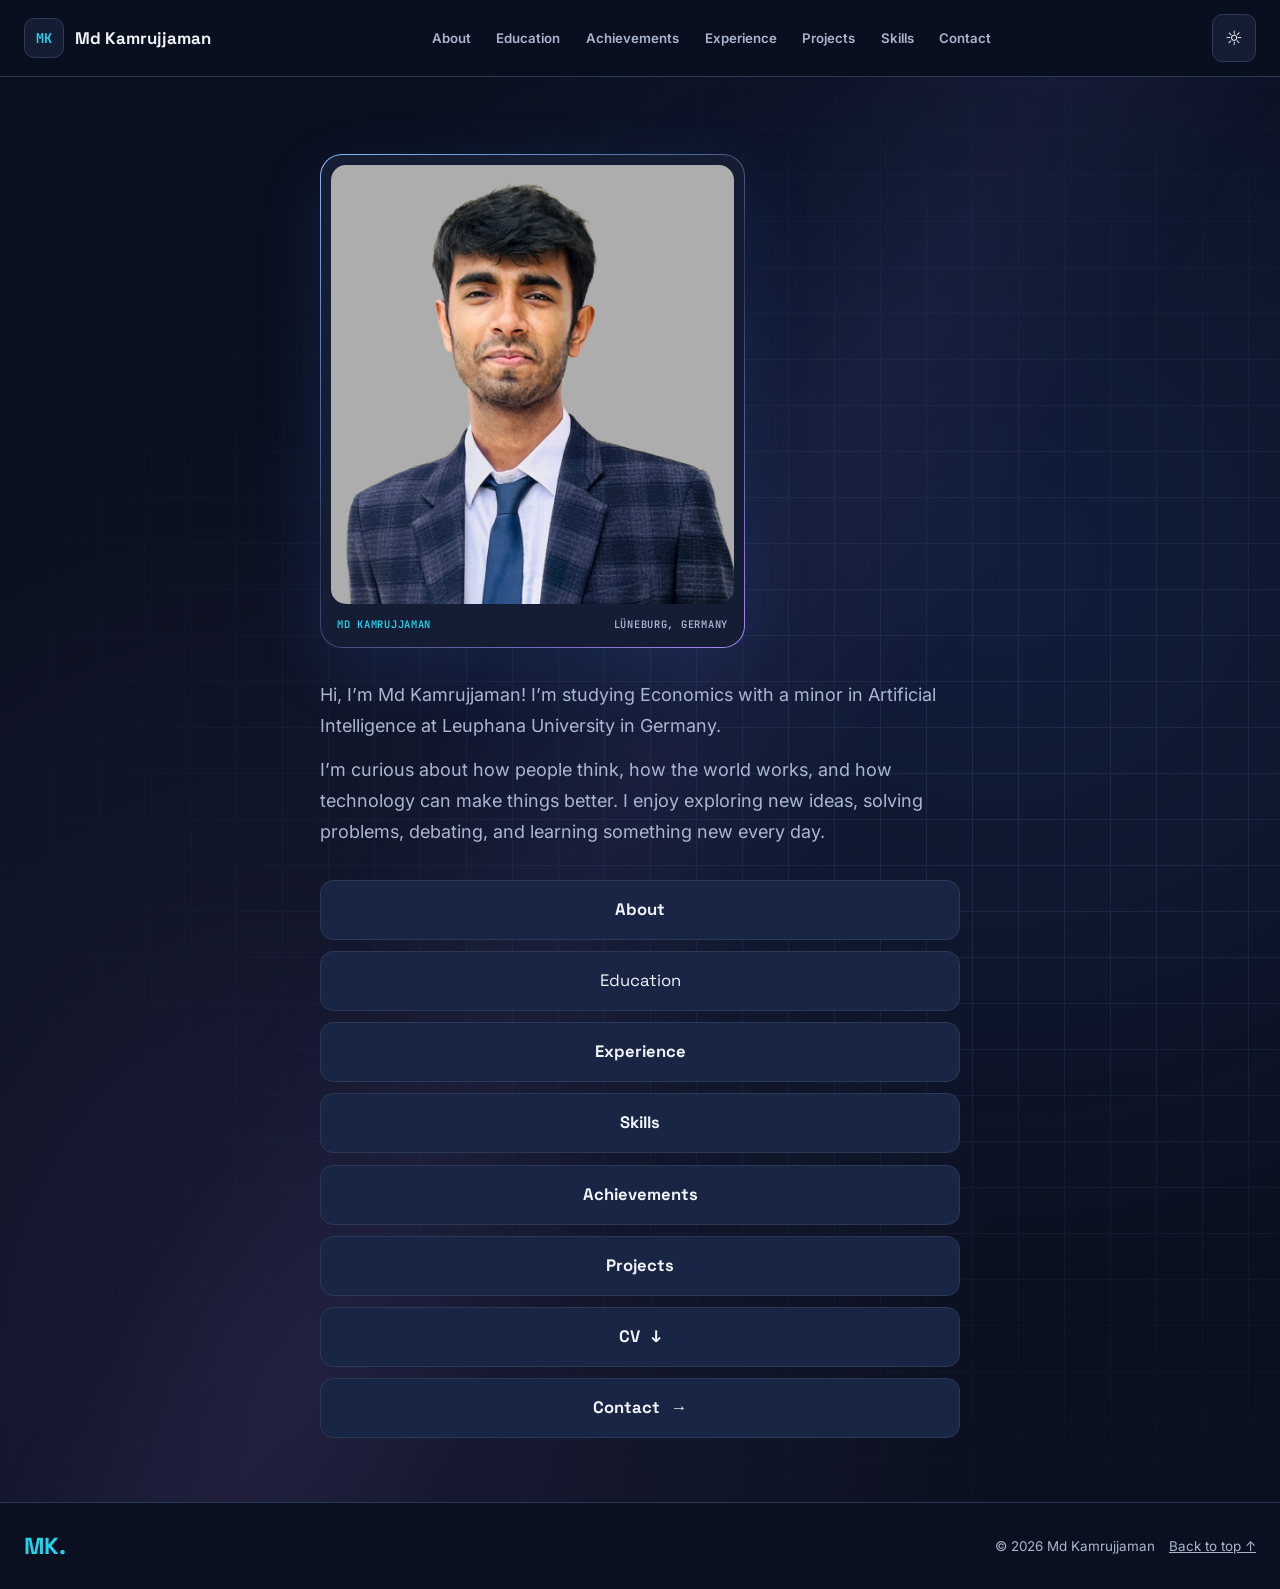
<file: index.html>
<!doctype html>
<html lang="en">
<head>
  <meta charset="UTF-8">
  <meta name="viewport" content="width=device-width, initial-scale=1">
  <meta name="theme-color" content="#0B1020">
  <meta name="description" content="Md Kamrujjaman — Economics student at Leuphana University Lüneburg, Deutschlandstipendium scholar, debater and advocate for evidence-based policy.">
  <meta name="author" content="Md Kamrujjaman">
  <meta property="og:type" content="website">
  <meta property="og:title" content="Md Kamrujjaman | Economics · Research · Leadership">
  <meta property="og:description" content="Exploring economics, human behavior and evidence-based social change.">
  <meta property="og:image" content="https://kamrujjamanleuphana.github.io/assets/photos/portrait.jpg">
  <title>Md Kamrujjaman — Economics, Research & Leadership</title>
  <link rel="canonical" href="https://kamrujjamanleuphana.github.io/">
  <link rel="icon" href="assets/mark.svg" type="image/svg+xml">
  <link rel="preload" href="assets/fonts/space-grotesk.woff2" as="font" type="font/woff2" crossorigin>
  <link rel="stylesheet" href="style.css">
  <script src="theme.js"></script>
  <script src="script.js" defer></script>
</head>
<body>
  <a class="skip-link" href="#main">Skip to content</a>
  <header class="site-header" id="top">
    <div class="nav-wrap container">
      <a class="wordmark" href="./" aria-label="Md Kamrujjaman home"><span class="monogram" aria-hidden="true">MK</span><span>Md Kamrujjaman</span></a>
      <nav class="site-nav" id="site-nav" aria-label="Primary navigation">
        <a href="about.html">About</a><a href="education.html">Education</a><a href="achievements.html">Achievements</a><a href="experience.html">Experience</a><a href="projects.html">Projects</a><a href="skills.html">Skills</a><a href="contact.html">Contact</a>
      </nav>
      <div class="nav-actions">
        <button class="theme-toggle" type="button" aria-label="Light mode" aria-pressed="false" title="Toggle light mode" hidden><span class="theme-icon" aria-hidden="true">☼</span></button>
        <button class="menu-toggle" type="button" aria-controls="site-nav" aria-expanded="false" hidden>Menu</button>
      </div>
    </div>
  </header>
  <main id="main" tabindex="-1">
    <section class="hero section" id="home">
      <div class="hero-gridlines" aria-hidden="true"></div>
      <div class="container hero-profile">
        <h1 class="sr-only">Md Kamrujjaman</h1>
        <figure class="hero-visual">
          <div class="portrait-frame"><img src="assets/photos/portrait.jpg" alt="Portrait of Md Kamrujjaman" width="1836" height="1989" fetchpriority="high"></div>
          <figcaption class="image-caption"><span>Md Kamrujjaman</span><span>Lüneburg, Germany</span></figcaption>
        </figure>
        <div class="hero-lead">
          <p>Hi, I’m Md Kamrujjaman! I’m studying Economics with a minor in Artificial Intelligence at Leuphana University in Germany.</p>
          <p>I’m curious about how people think, how the world works, and how technology can make things better. I enjoy exploring new ideas, solving problems, debating, and learning something new every day.</p>
        </div>
        <nav class="hero-actions" aria-label="Portfolio sections">
          <a href="about.html" class="button button-outline" id="about">About</a>
          <a href="education.html" class="button button-outline" id="education">Education</a>
          <a href="experience.html" class="button button-outline" id="experience">Experience</a>
          <a href="skills.html" class="button button-outline" id="skills">Skills</a>
          <a href="achievements.html" class="button button-outline" id="achievements">Achievements</a>
          <a href="projects.html" class="button button-outline" id="research">Projects</a>
          <a href="assets/Md-Kamrujjaman-CV.pdf" class="button button-outline" id="cv" download="Lebenslauf_Kamrujjaman_Md.pdf" aria-label="Download CV (PDF)">CV <span aria-hidden="true">↓</span></a>
          <a href="contact.html" class="button button-outline" id="contact">Contact <span aria-hidden="true">→</span></a>
        </nav>
      </div>
    </section>
  </main>
  <footer class="site-footer"><div class="container footer-wrap"><div><a href="./" class="footer-logo" aria-label="Homepage">MK.</a></div><div class="footer-right"><span>© <span id="year">2026</span> Md Kamrujjaman</span><a href="#top">Back to top ↑</a></div></div></footer>
</body>
</html>
</file>
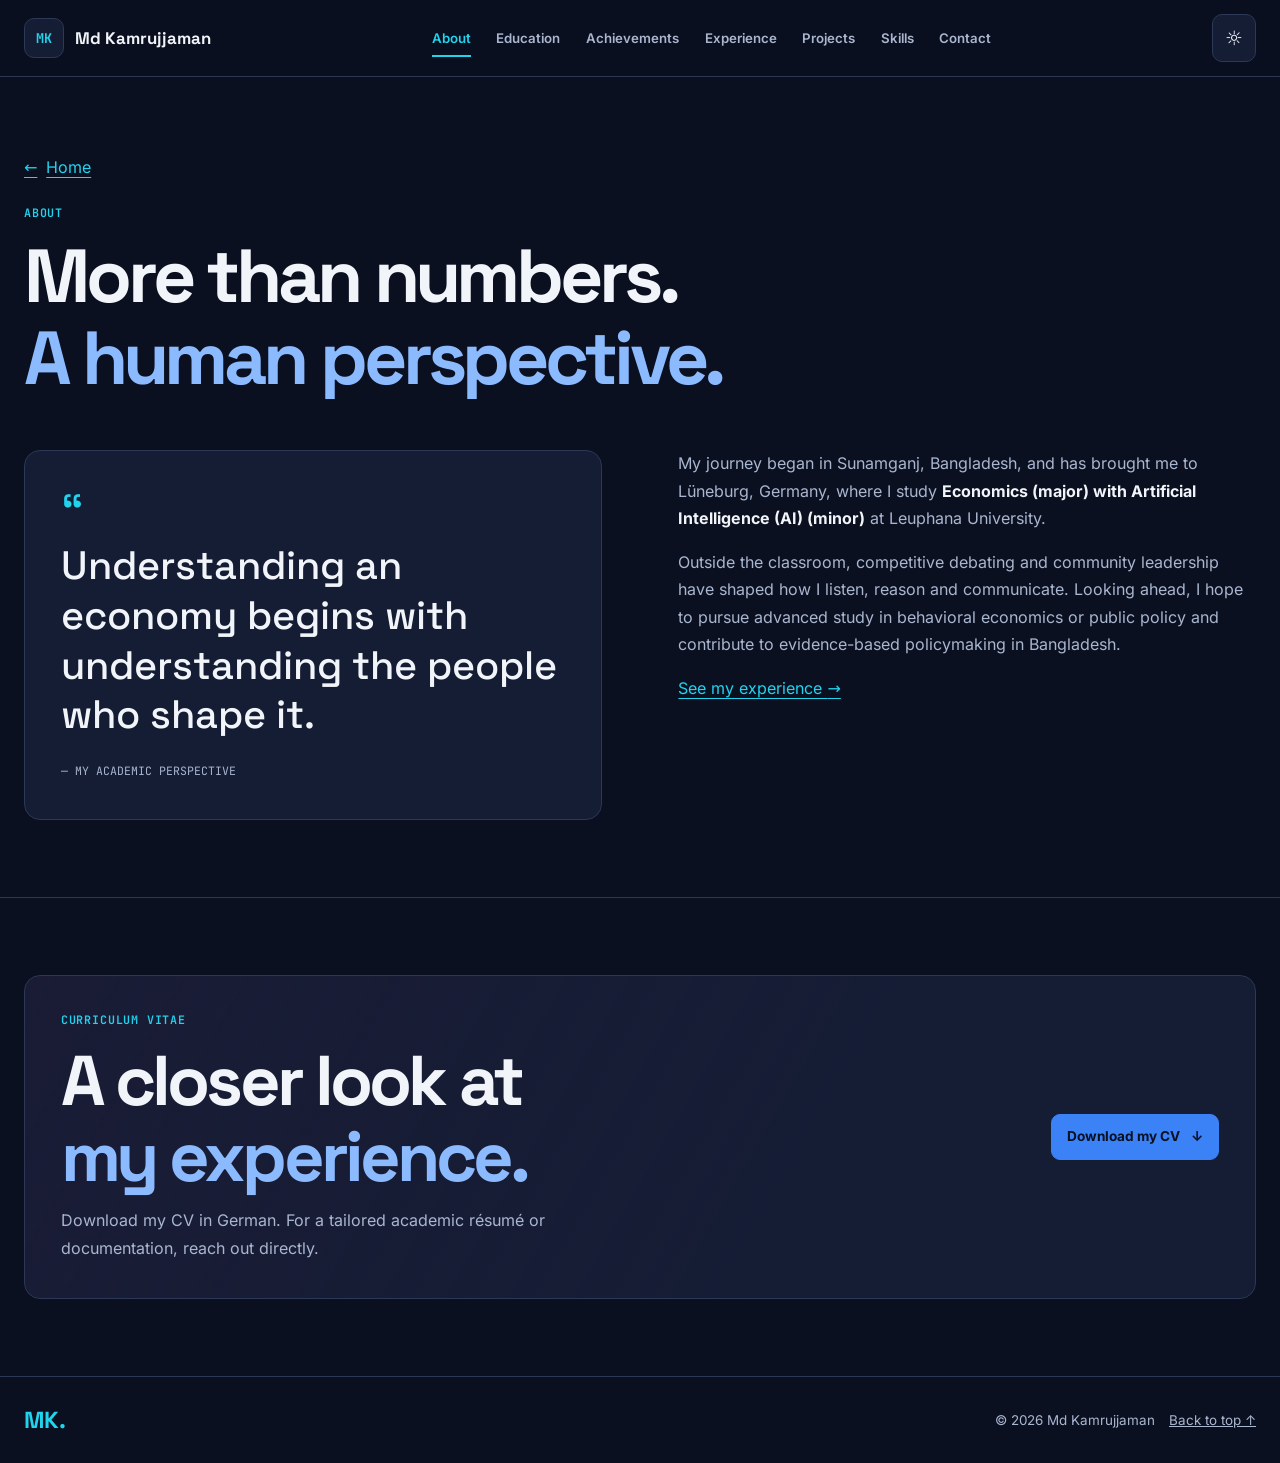
<file: about.html>
<!doctype html>
<html lang="en">
<head>
  <meta charset="UTF-8">
  <meta name="viewport" content="width=device-width, initial-scale=1">
  <meta name="theme-color" content="#0B1020">
  <meta name="description" content="Background, goals and academic interests.">
  <meta name="author" content="Md Kamrujjaman">
  <meta property="og:type" content="website">
  <meta property="og:title" content="About | Md Kamrujjaman">
  <meta property="og:description" content="Background, goals and academic interests.">
  <meta property="og:image" content="https://kamrujjamanleuphana.github.io/assets/photos/portrait.jpg">
  <title>About | Md Kamrujjaman</title>
  <link rel="canonical" href="https://kamrujjamanleuphana.github.io/about.html">
  <link rel="icon" href="assets/mark.svg" type="image/svg+xml">
  <link rel="preload" href="assets/fonts/space-grotesk.woff2" as="font" type="font/woff2" crossorigin>
  <link rel="stylesheet" href="style.css">
  <script src="theme.js"></script>
  <script src="script.js" defer></script>
</head>
<body>
  <a class="skip-link" href="#main">Skip to content</a>
  <header class="site-header" id="top">
    <div class="nav-wrap container">
      <a class="wordmark" href="./" aria-label="Md Kamrujjaman home"><span class="monogram" aria-hidden="true">MK</span><span>Md Kamrujjaman</span></a>
      <nav class="site-nav" id="site-nav" aria-label="Primary navigation">
        <a href="about.html" aria-current="page">About</a><a href="education.html">Education</a><a href="achievements.html">Achievements</a><a href="experience.html">Experience</a><a href="projects.html">Projects</a><a href="skills.html">Skills</a><a href="contact.html">Contact</a>
      </nav>
      <div class="nav-actions">
        <button class="theme-toggle" type="button" aria-label="Light mode" aria-pressed="false" title="Toggle light mode" hidden><span class="theme-icon" aria-hidden="true">☼</span></button>
        <button class="menu-toggle" type="button" aria-controls="site-nav" aria-expanded="false" hidden>Menu</button>
      </div>
    </div>
  </header>
  <main id="main" class="detail-page" tabindex="-1">
    <section class="section section-about" id="about"><div class="container">
      <a class="back-link" href="./"><span aria-hidden="true">←</span> Home</a>
      <div class="section-heading"><span class="section-index">About</span><h1>More than numbers.<br><em>A human perspective.</em></h1></div>
      <div class="about-layout"><div class="about-quote reveal"><div class="quote-mark">“</div><p>Understanding an economy begins with understanding the people who shape it.</p><span>— MY ACADEMIC PERSPECTIVE</span></div><div class="about-text reveal"><p>My journey began in Sunamganj, Bangladesh, and has brought me to Lüneburg, Germany, where I study <strong>Economics (major) with Artificial Intelligence (AI) (minor)</strong> at Leuphana University.</p><p>Outside the classroom, competitive debating and community leadership have shaped how I listen, reason and communicate. Looking ahead, I hope to pursue advanced study in behavioral economics or public policy and contribute to evidence-based policymaking in Bangladesh.</p><a class="text-link" href="experience.html">See my experience <span aria-hidden="true">→</span></a></div></div>
    </div></section>
    <section class="section cv-section" id="cv"><div class="container cv-strip reveal"><div><span class="section-index">Curriculum Vitae</span><h2>A closer look at<br><em>my experience.</em></h2><p>Download my CV in German. For a tailored academic résumé or documentation, reach out directly.</p></div><a href="assets/Md-Kamrujjaman-CV.pdf" class="button button-dark" download="Lebenslauf_Kamrujjaman_Md.pdf">Download my CV <span aria-hidden="true">↓</span></a></div></section>
  </main>
  <footer class="site-footer"><div class="container footer-wrap"><div><a href="./" class="footer-logo" aria-label="Homepage">MK.</a></div><div class="footer-right"><span>© <span id="year">2026</span> Md Kamrujjaman</span><a href="#top">Back to top ↑</a></div></div></footer>
</body>
</html>
</file>
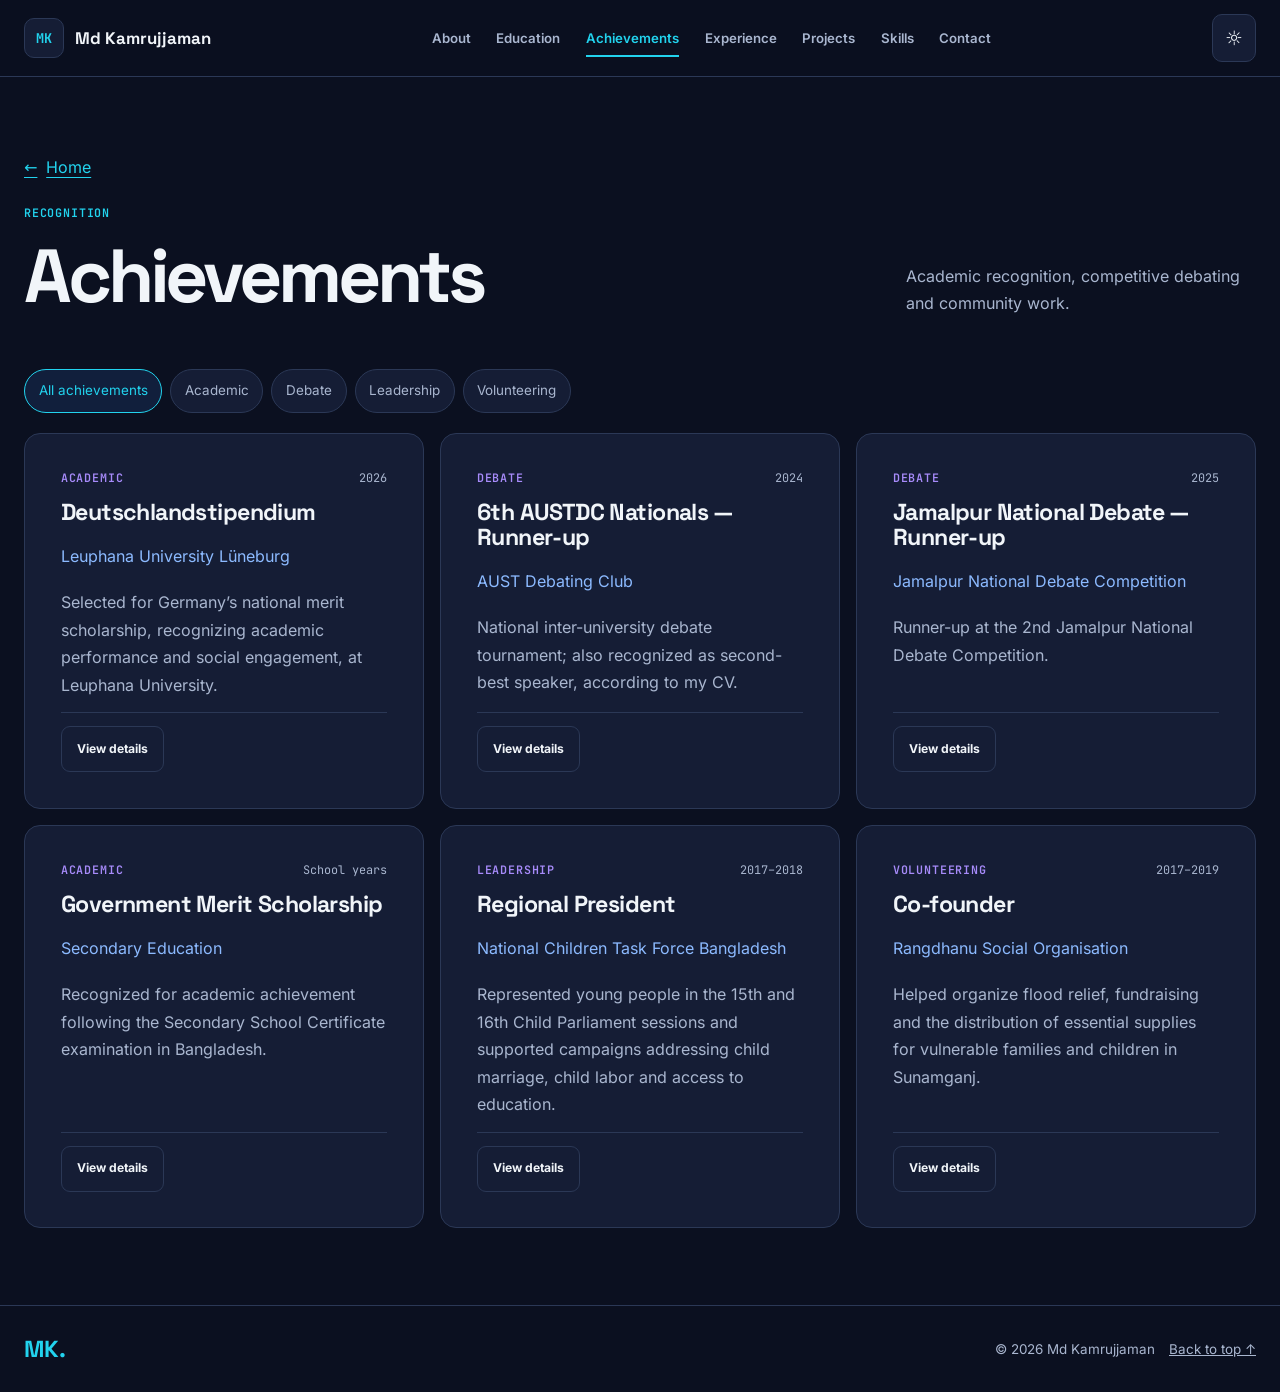
<file: achievements.html>
<!doctype html>
<html lang="en">
<head>
  <meta charset="UTF-8">
  <meta name="viewport" content="width=device-width, initial-scale=1">
  <meta name="theme-color" content="#0B1020">
  <meta name="description" content="Academic recognition, debate awards and community work.">
  <meta name="author" content="Md Kamrujjaman">
  <meta property="og:type" content="website">
  <meta property="og:title" content="Achievements | Md Kamrujjaman">
  <meta property="og:description" content="Academic recognition, debate awards and community work.">
  <meta property="og:image" content="https://kamrujjamanleuphana.github.io/assets/photos/portrait.jpg">
  <title>Achievements | Md Kamrujjaman</title>
  <link rel="canonical" href="https://kamrujjamanleuphana.github.io/achievements.html">
  <link rel="icon" href="assets/mark.svg" type="image/svg+xml">
  <link rel="preload" href="assets/fonts/space-grotesk.woff2" as="font" type="font/woff2" crossorigin>
  <link rel="stylesheet" href="style.css">
  <script src="theme.js"></script>
  <script src="script.js" defer></script>
  <script src="achievements.js" defer></script>
  <script src="gallery.js" defer></script>
</head>
<body>
  <a class="skip-link" href="#main">Skip to content</a>
  <header class="site-header" id="top">
    <div class="nav-wrap container">
      <a class="wordmark" href="./" aria-label="Md Kamrujjaman home"><span class="monogram" aria-hidden="true">MK</span><span>Md Kamrujjaman</span></a>
      <nav class="site-nav" id="site-nav" aria-label="Primary navigation">
        <a href="about.html">About</a><a href="education.html">Education</a><a href="achievements.html" aria-current="page">Achievements</a><a href="experience.html">Experience</a><a href="projects.html">Projects</a><a href="skills.html">Skills</a><a href="contact.html">Contact</a>
      </nav>
      <div class="nav-actions">
        <button class="theme-toggle" type="button" aria-label="Light mode" aria-pressed="false" title="Toggle light mode" hidden><span class="theme-icon" aria-hidden="true">☼</span></button>
        <button class="menu-toggle" type="button" aria-controls="site-nav" aria-expanded="false" hidden>Menu</button>
      </div>
    </div>
  </header>
  <main id="main" class="detail-page" tabindex="-1">
    <section class="section" id="achievements"><div class="container">
      <a class="back-link" href="./"><span aria-hidden="true">←</span> Home</a>
      <div class="section-heading heading-split"><div><span class="section-index">Recognition</span><h1>Achievements</h1></div><p>Academic recognition, competitive debating and community work.</p></div>
      <div class="filter-tabs" role="group" aria-label="Filter achievements"></div>
      <p class="sr-only" id="achievement-status" role="status"></p>
      <div class="achievement-grid"></div>
      <noscript><p>Deutschlandstipendium, 6th AUSTDC Nationals runner-up and second-best speaker, Jamalpur National Debate runner-up, and a Government Merit Scholarship. See <a href="experience.html">experience</a> for leadership and volunteering.</p></noscript>
      <dialog id="achievement-dialog" aria-labelledby="achievement-title">
        <form method="dialog"><button class="dialog-close" type="submit" autofocus>Close <span aria-hidden="true">×</span></button></form>
        <div class="dialog-content"></div>
      </dialog>
    </div></section>
  </main>
  <footer class="site-footer"><div class="container footer-wrap"><div><a href="./" class="footer-logo" aria-label="Homepage">MK.</a></div><div class="footer-right"><span>© <span id="year">2026</span> Md Kamrujjaman</span><a href="#top">Back to top ↑</a></div></div></footer>
</body>
</html>
</file>
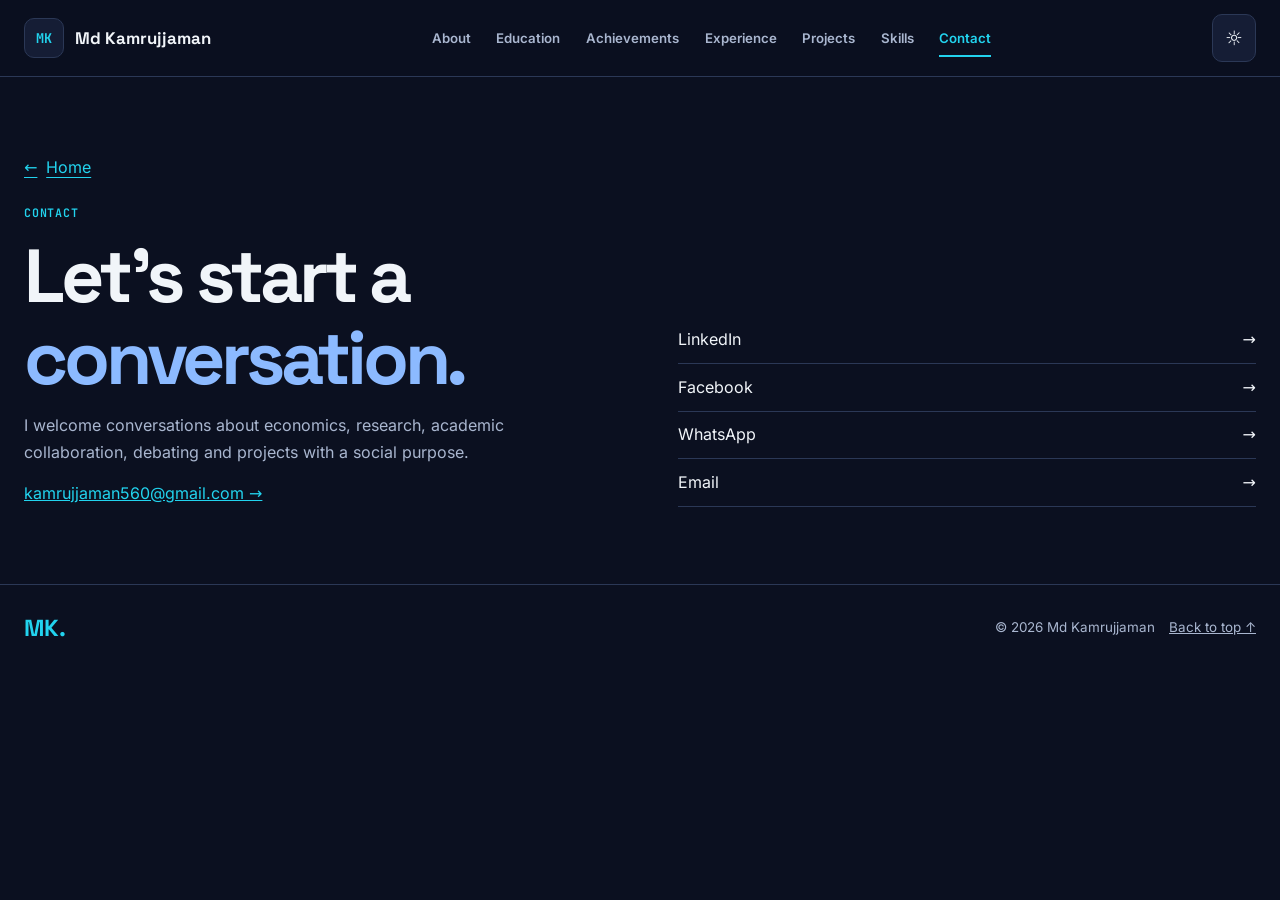
<file: contact.html>
<!doctype html>
<html lang="en">
<head>
  <meta charset="UTF-8">
  <meta name="viewport" content="width=device-width, initial-scale=1">
  <meta name="theme-color" content="#0B1020">
  <meta name="description" content="Email and social links.">
  <meta name="author" content="Md Kamrujjaman">
  <meta property="og:type" content="website">
  <meta property="og:title" content="Contact | Md Kamrujjaman">
  <meta property="og:description" content="Email and social links.">
  <meta property="og:image" content="https://kamrujjamanleuphana.github.io/assets/photos/portrait.jpg">
  <title>Contact | Md Kamrujjaman</title>
  <link rel="canonical" href="https://kamrujjamanleuphana.github.io/contact.html">
  <link rel="icon" href="assets/mark.svg" type="image/svg+xml">
  <link rel="preload" href="assets/fonts/space-grotesk.woff2" as="font" type="font/woff2" crossorigin>
  <link rel="stylesheet" href="style.css">
  <script src="theme.js"></script>
  <script src="script.js" defer></script>
</head>
<body>
  <a class="skip-link" href="#main">Skip to content</a>
  <header class="site-header" id="top">
    <div class="nav-wrap container">
      <a class="wordmark" href="./" aria-label="Md Kamrujjaman home"><span class="monogram" aria-hidden="true">MK</span><span>Md Kamrujjaman</span></a>
      <nav class="site-nav" id="site-nav" aria-label="Primary navigation">
        <a href="about.html">About</a><a href="education.html">Education</a><a href="achievements.html">Achievements</a><a href="experience.html">Experience</a><a href="projects.html">Projects</a><a href="skills.html">Skills</a><a href="contact.html" aria-current="page">Contact</a>
      </nav>
      <div class="nav-actions">
        <button class="theme-toggle" type="button" aria-label="Light mode" aria-pressed="false" title="Toggle light mode" hidden><span class="theme-icon" aria-hidden="true">☼</span></button>
        <button class="menu-toggle" type="button" aria-controls="site-nav" aria-expanded="false" hidden>Menu</button>
      </div>
    </div>
  </header>
  <main id="main" class="detail-page" tabindex="-1">
    <section class="section contact-section" id="contact"><div class="container">
      <a class="back-link" href="./"><span aria-hidden="true">←</span> Home</a><span class="section-index">Contact</span><div class="contact-layout"><div><h1>Let’s start a<br><em>conversation.</em></h1><p>I welcome conversations about economics, research, academic collaboration, debating and projects with a social purpose.</p><a href="mailto:kamrujjaman560@gmail.com" class="contact-email">kamrujjaman560@gmail.com <span aria-hidden="true">→</span></a></div><div class="contact-links"><a href="https://www.linkedin.com/in/kamrujjaman560" target="_blank" rel="noopener noreferrer"><span>LinkedIn</span><span aria-hidden="true">→</span></a><a href="https://www.facebook.com/share/1EDbTvpSVW/" target="_blank" rel="noopener noreferrer"><span>Facebook</span><span aria-hidden="true">→</span></a><a href="https://wa.me/491639284421" target="_blank" rel="noopener noreferrer"><span>WhatsApp</span><span aria-hidden="true">→</span></a><a href="mailto:kamrujjaman560@gmail.com"><span>Email</span><span aria-hidden="true">→</span></a></div></div></div></section>
  </main>
  <footer class="site-footer"><div class="container footer-wrap"><div><a href="./" class="footer-logo" aria-label="Homepage">MK.</a></div><div class="footer-right"><span>© <span id="year">2026</span> Md Kamrujjaman</span><a href="#top">Back to top ↑</a></div></div></footer>
</body>
</html>
</file>
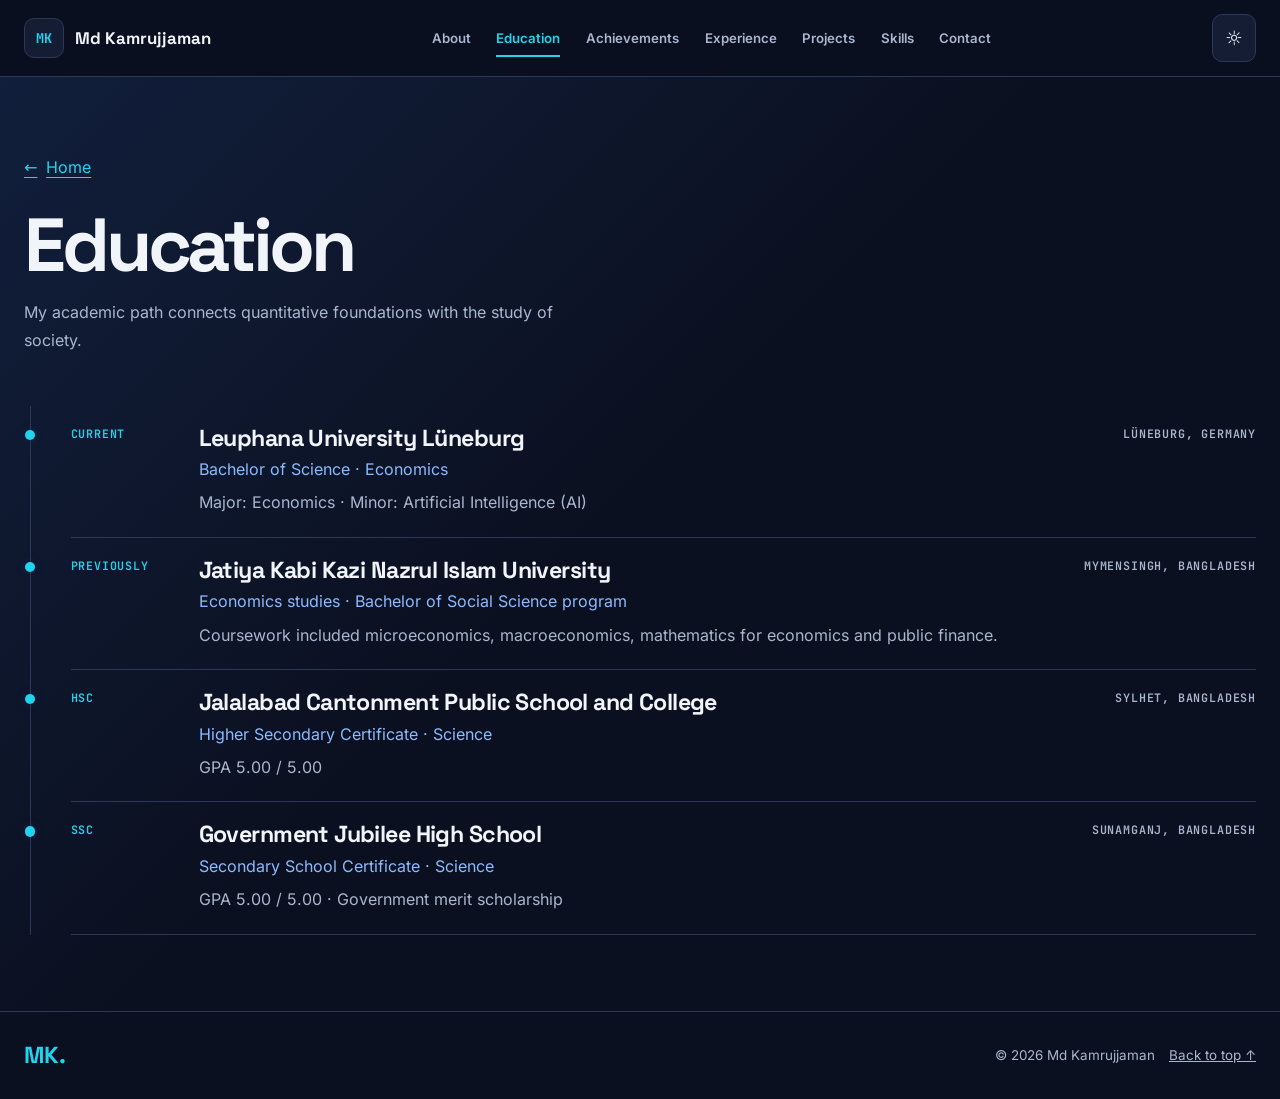
<file: education.html>
<!doctype html>
<html lang="en">
<head>
  <meta charset="UTF-8">
  <meta name="viewport" content="width=device-width, initial-scale=1">
  <meta name="theme-color" content="#0B1020">
  <meta name="description" content="University studies, qualifications and scholarships.">
  <meta name="author" content="Md Kamrujjaman">
  <meta property="og:type" content="website">
  <meta property="og:title" content="Education | Md Kamrujjaman">
  <meta property="og:description" content="University studies, qualifications and scholarships.">
  <meta property="og:image" content="https://kamrujjamanleuphana.github.io/assets/photos/portrait.jpg">
  <title>Education | Md Kamrujjaman</title>
  <link rel="canonical" href="https://kamrujjamanleuphana.github.io/education.html">
  <link rel="icon" href="assets/mark.svg" type="image/svg+xml">
  <link rel="preload" href="assets/fonts/space-grotesk.woff2" as="font" type="font/woff2" crossorigin>
  <link rel="stylesheet" href="style.css">
  <script src="theme.js"></script>
  <script src="script.js" defer></script>
</head>
<body>
  <a class="skip-link" href="#main">Skip to content</a>
  <header class="site-header" id="top">
    <div class="nav-wrap container">
      <a class="wordmark" href="./" aria-label="Md Kamrujjaman home"><span class="monogram" aria-hidden="true">MK</span><span>Md Kamrujjaman</span></a>
      <nav class="site-nav" id="site-nav" aria-label="Primary navigation">
        <a href="about.html">About</a><a href="education.html" aria-current="page">Education</a><a href="achievements.html">Achievements</a><a href="experience.html">Experience</a><a href="projects.html">Projects</a><a href="skills.html">Skills</a><a href="contact.html">Contact</a>
      </nav>
      <div class="nav-actions">
        <button class="theme-toggle" type="button" aria-label="Light mode" aria-pressed="false" title="Toggle light mode" hidden><span class="theme-icon" aria-hidden="true">☼</span></button>
        <button class="menu-toggle" type="button" aria-controls="site-nav" aria-expanded="false" hidden>Menu</button>
      </div>
    </div>
  </header>
  <main id="main" class="detail-page" tabindex="-1">
    <section class="section section-muted" id="education"><div class="container">
      <a class="back-link" href="./"><span aria-hidden="true">←</span> Home</a><div class="section-heading"><h1>Education</h1><p>My academic path connects quantitative foundations with the study of society.</p></div>
      <div class="education-list">
      <article class="education-item reveal"><div class="edu-year">CURRENT</div><div><h3>Leuphana University Lüneburg</h3><p class="edu-degree">Bachelor of Science · Economics</p><p>Major: Economics · Minor: Artificial Intelligence (AI)</p></div><span class="edu-place">LÜNEBURG, GERMANY</span></article><article class="education-item reveal"><div class="edu-year">PREVIOUSLY</div><div><h3>Jatiya Kabi Kazi Nazrul Islam University</h3><p class="edu-degree">Economics studies · Bachelor of Social Science program</p><p>Coursework included microeconomics, macroeconomics, mathematics for economics and public finance.</p></div><span class="edu-place">MYMENSINGH, BANGLADESH</span></article><article class="education-item reveal"><div class="edu-year">HSC</div><div><h3>Jalalabad Cantonment Public School and College</h3><p class="edu-degree">Higher Secondary Certificate · Science</p><p>GPA 5.00 / 5.00</p></div><span class="edu-place">SYLHET, BANGLADESH</span></article><article class="education-item reveal"><div class="edu-year">SSC</div><div><h3>Government Jubilee High School</h3><p class="edu-degree">Secondary School Certificate · Science</p><p>GPA 5.00 / 5.00 · Government merit scholarship</p></div><span class="edu-place">SUNAMGANJ, BANGLADESH</span></article></div>
    </div></section>
  </main>
  <footer class="site-footer"><div class="container footer-wrap"><div><a href="./" class="footer-logo" aria-label="Homepage">MK.</a></div><div class="footer-right"><span>© <span id="year">2026</span> Md Kamrujjaman</span><a href="#top">Back to top ↑</a></div></div></footer>
</body>
</html>
</file>
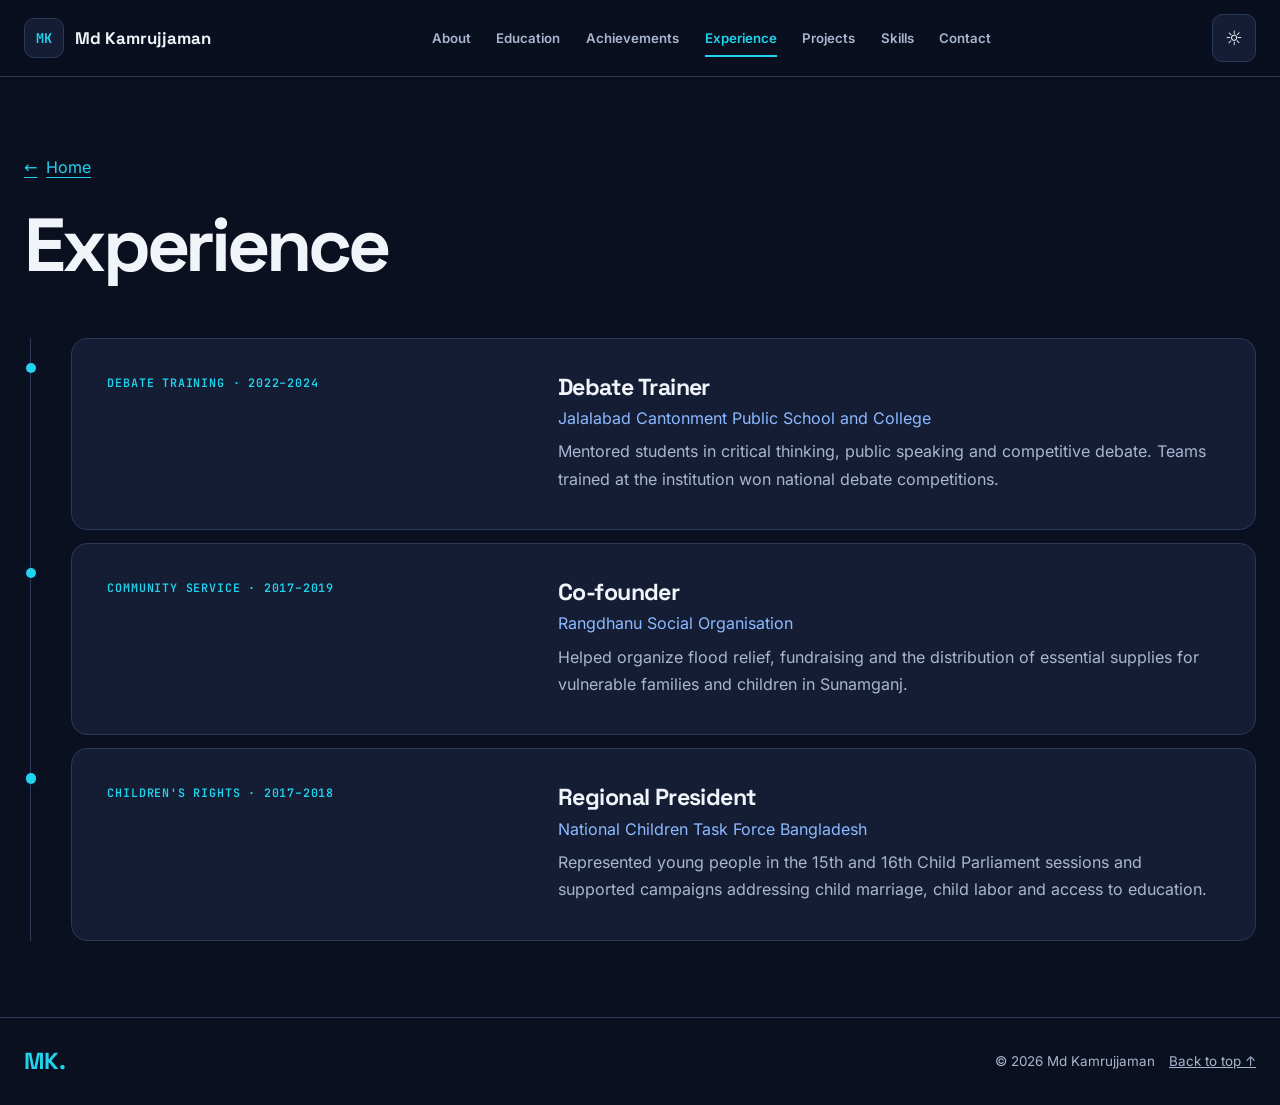
<file: experience.html>
<!doctype html>
<html lang="en">
<head>
  <meta charset="UTF-8">
  <meta name="viewport" content="width=device-width, initial-scale=1">
  <meta name="theme-color" content="#0B1020">
  <meta name="description" content="Leadership, debate coaching and volunteering.">
  <meta name="author" content="Md Kamrujjaman">
  <meta property="og:type" content="website">
  <meta property="og:title" content="Experience | Md Kamrujjaman">
  <meta property="og:description" content="Leadership, debate coaching and volunteering.">
  <meta property="og:image" content="https://kamrujjamanleuphana.github.io/assets/photos/portrait.jpg">
  <title>Experience | Md Kamrujjaman</title>
  <link rel="canonical" href="https://kamrujjamanleuphana.github.io/experience.html">
  <link rel="icon" href="assets/mark.svg" type="image/svg+xml">
  <link rel="preload" href="assets/fonts/space-grotesk.woff2" as="font" type="font/woff2" crossorigin>
  <link rel="stylesheet" href="style.css">
  <script src="theme.js"></script>
  <script src="script.js" defer></script>
</head>
<body>
  <a class="skip-link" href="#main">Skip to content</a>
  <header class="site-header" id="top">
    <div class="nav-wrap container">
      <a class="wordmark" href="./" aria-label="Md Kamrujjaman home"><span class="monogram" aria-hidden="true">MK</span><span>Md Kamrujjaman</span></a>
      <nav class="site-nav" id="site-nav" aria-label="Primary navigation">
        <a href="about.html">About</a><a href="education.html">Education</a><a href="achievements.html">Achievements</a><a href="experience.html" aria-current="page">Experience</a><a href="projects.html">Projects</a><a href="skills.html">Skills</a><a href="contact.html">Contact</a>
      </nav>
      <div class="nav-actions">
        <button class="theme-toggle" type="button" aria-label="Light mode" aria-pressed="false" title="Toggle light mode" hidden><span class="theme-icon" aria-hidden="true">☼</span></button>
        <button class="menu-toggle" type="button" aria-controls="site-nav" aria-expanded="false" hidden>Menu</button>
      </div>
    </div>
  </header>
  <main id="main" class="detail-page" tabindex="-1">
    <section class="section section-navy" id="experience"><div class="container">
      <a class="back-link" href="./"><span aria-hidden="true">←</span> Home</a><div class="section-heading"><h1>Experience</h1></div><div class="experience-grid">
      <article class="experience-card reveal"><span class="experience-type">DEBATE TRAINING · 2022–2024</span><h3>Debate Trainer</h3><p class="exp-organization">Jalalabad Cantonment Public School and College</p><p>Mentored students in critical thinking, public speaking and competitive debate. Teams trained at the institution won national debate competitions.</p></article>
      <article class="experience-card reveal"><span class="experience-type">COMMUNITY SERVICE · 2017–2019</span><h3>Co-founder</h3><p class="exp-organization">Rangdhanu Social Organisation</p><p>Helped organize flood relief, fundraising and the distribution of essential supplies for vulnerable families and children in Sunamganj.</p></article>
      <article class="experience-card reveal"><span class="experience-type">CHILDREN'S RIGHTS · 2017–2018</span><h3>Regional President</h3><p class="exp-organization">National Children Task Force Bangladesh</p><p>Represented young people in the 15th and 16th Child Parliament sessions and supported campaigns addressing child marriage, child labor and access to education.</p></article>
    </div></div></section>
  </main>
  <footer class="site-footer"><div class="container footer-wrap"><div><a href="./" class="footer-logo" aria-label="Homepage">MK.</a></div><div class="footer-right"><span>© <span id="year">2026</span> Md Kamrujjaman</span><a href="#top">Back to top ↑</a></div></div></footer>
</body>
</html>
</file>
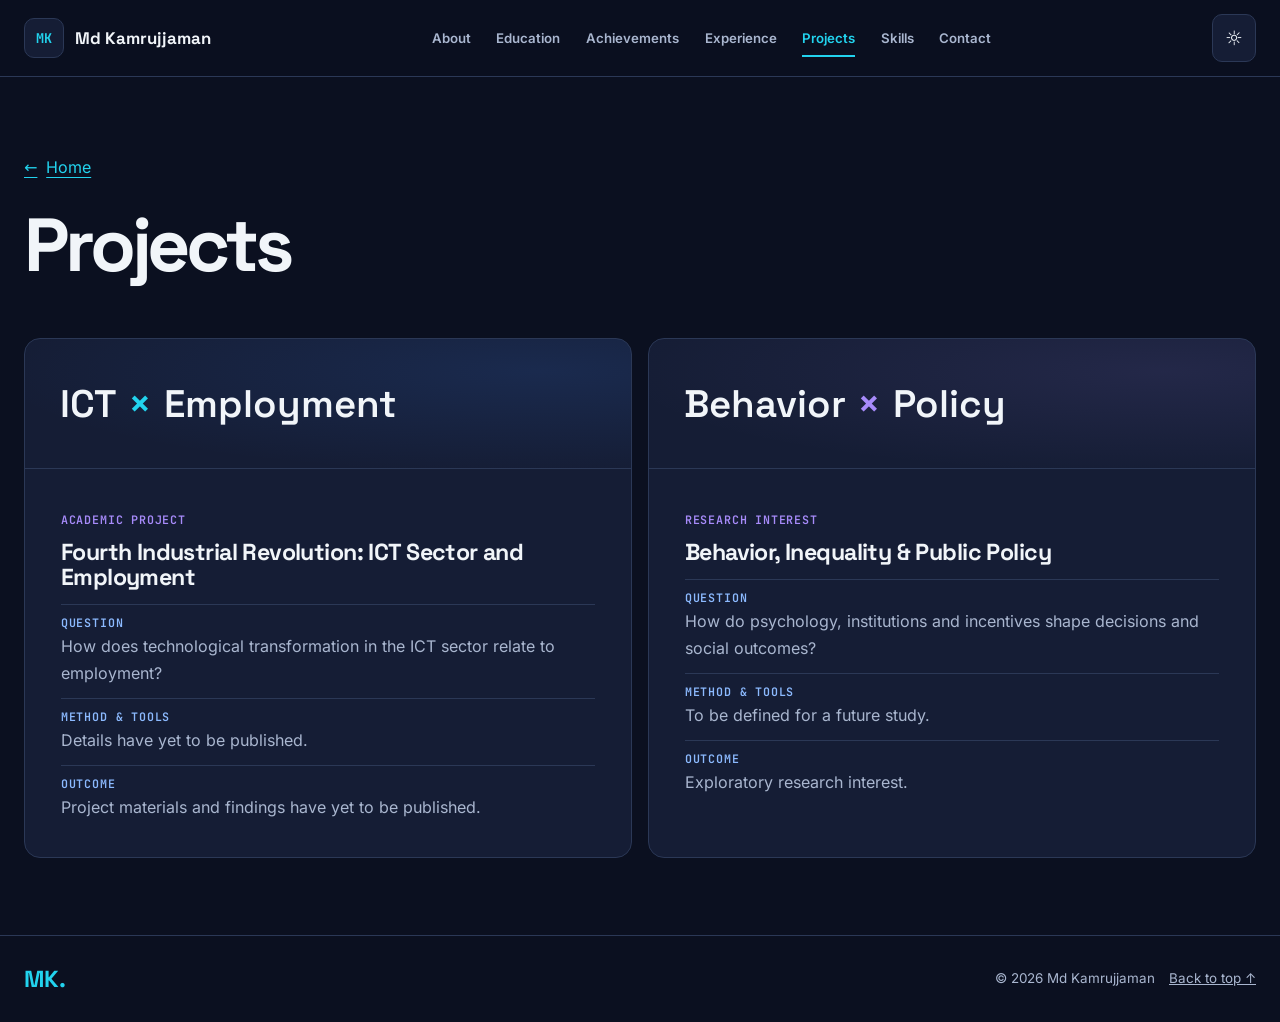
<file: projects.html>
<!doctype html>
<html lang="en">
<head>
  <meta charset="UTF-8">
  <meta name="viewport" content="width=device-width, initial-scale=1">
  <meta name="theme-color" content="#0B1020">
  <meta name="description" content="Academic projects and research interests.">
  <meta name="author" content="Md Kamrujjaman">
  <meta property="og:type" content="website">
  <meta property="og:title" content="Projects | Md Kamrujjaman">
  <meta property="og:description" content="Academic projects and research interests.">
  <meta property="og:image" content="https://kamrujjamanleuphana.github.io/assets/photos/portrait.jpg">
  <title>Projects | Md Kamrujjaman</title>
  <link rel="canonical" href="https://kamrujjamanleuphana.github.io/projects.html">
  <link rel="icon" href="assets/mark.svg" type="image/svg+xml">
  <link rel="preload" href="assets/fonts/space-grotesk.woff2" as="font" type="font/woff2" crossorigin>
  <link rel="stylesheet" href="style.css">
  <script src="theme.js"></script>
  <script src="script.js" defer></script>
</head>
<body>
  <a class="skip-link" href="#main">Skip to content</a>
  <header class="site-header" id="top">
    <div class="nav-wrap container">
      <a class="wordmark" href="./" aria-label="Md Kamrujjaman home"><span class="monogram" aria-hidden="true">MK</span><span>Md Kamrujjaman</span></a>
      <nav class="site-nav" id="site-nav" aria-label="Primary navigation">
        <a href="about.html">About</a><a href="education.html">Education</a><a href="achievements.html">Achievements</a><a href="experience.html">Experience</a><a href="projects.html" aria-current="page">Projects</a><a href="skills.html">Skills</a><a href="contact.html">Contact</a>
      </nav>
      <div class="nav-actions">
        <button class="theme-toggle" type="button" aria-label="Light mode" aria-pressed="false" title="Toggle light mode" hidden><span class="theme-icon" aria-hidden="true">☼</span></button>
        <button class="menu-toggle" type="button" aria-controls="site-nav" aria-expanded="false" hidden>Menu</button>
      </div>
    </div>
  </header>
  <main id="main" class="detail-page" tabindex="-1">
    <section class="section" id="research"><div class="container">
      <a class="back-link" href="./"><span aria-hidden="true">←</span> Home</a>
      <div class="section-heading"><h1>Projects</h1></div>
      <div class="projects-grid">
        <article class="project-card reveal">
          <div class="project-visual" aria-hidden="true">ICT <span>×</span> Employment</div>
          <div class="project-content"><span class="chip">Academic project</span><h3>Fourth Industrial Revolution: ICT Sector and Employment</h3>
            <dl class="project-facts"><div><dt>Question</dt><dd>How does technological transformation in the ICT sector relate to employment?</dd></div><div><dt>Method & tools</dt><dd>Details have yet to be published.</dd></div><div><dt>Outcome</dt><dd>Project materials and findings have yet to be published.</dd></div></dl>
          </div>
        </article>
        <article class="project-card reveal">
          <div class="project-visual project-visual-two" aria-hidden="true">Behavior <span>×</span> Policy</div>
          <div class="project-content"><span class="chip">Research interest</span><h3>Behavior, Inequality & Public Policy</h3>
            <dl class="project-facts"><div><dt>Question</dt><dd>How do psychology, institutions and incentives shape decisions and social outcomes?</dd></div><div><dt>Method & tools</dt><dd>To be defined for a future study.</dd></div><div><dt>Outcome</dt><dd>Exploratory research interest.</dd></div></dl>
          </div>
        </article>
      </div>
    </div></section>
  </main>
  <footer class="site-footer"><div class="container footer-wrap"><div><a href="./" class="footer-logo" aria-label="Homepage">MK.</a></div><div class="footer-right"><span>© <span id="year">2026</span> Md Kamrujjaman</span><a href="#top">Back to top ↑</a></div></div></footer>
</body>
</html>
</file>
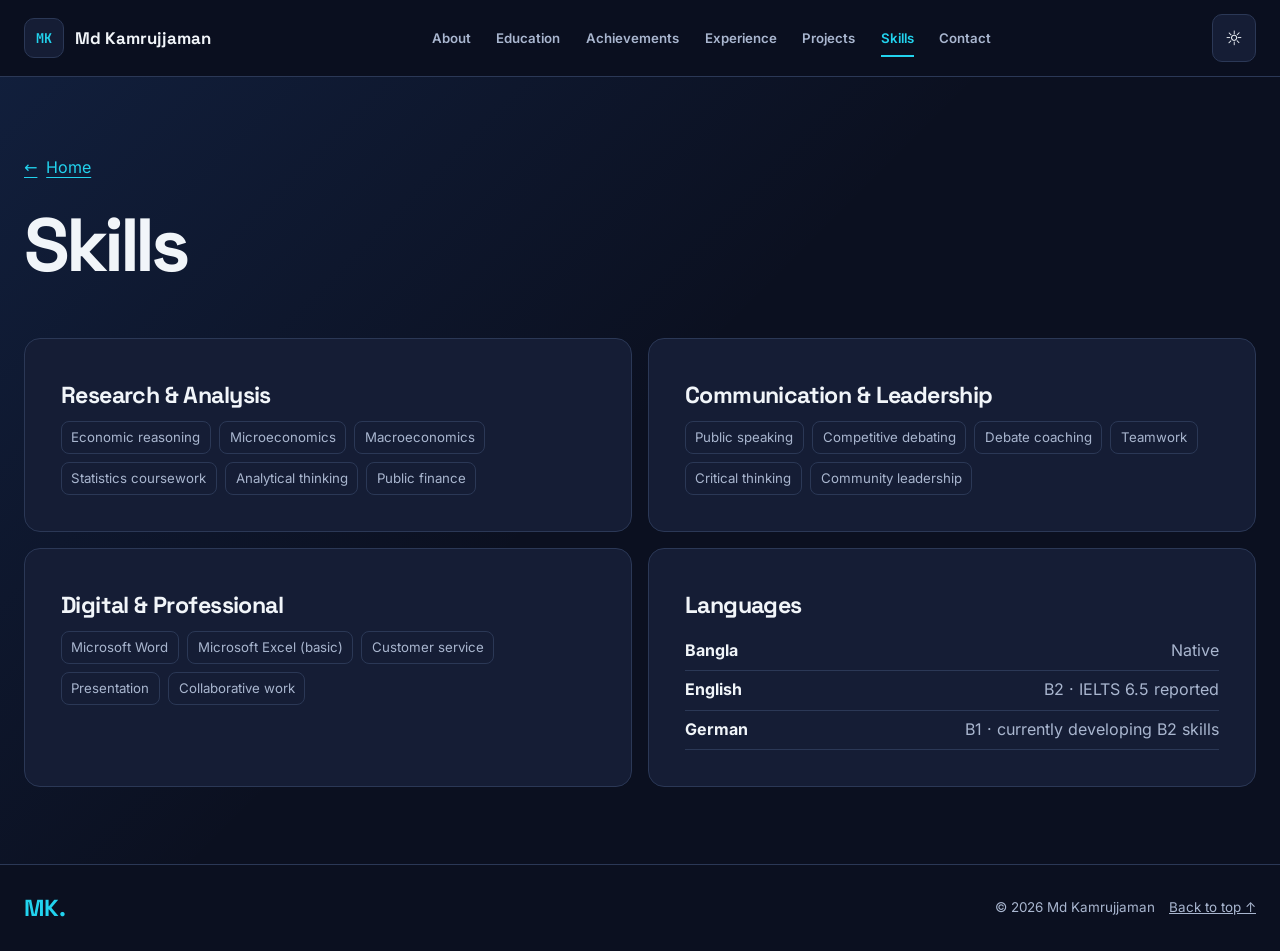
<file: skills.html>
<!doctype html>
<html lang="en">
<head>
  <meta charset="UTF-8">
  <meta name="viewport" content="width=device-width, initial-scale=1">
  <meta name="theme-color" content="#0B1020">
  <meta name="description" content="Research, communication and languages.">
  <meta name="author" content="Md Kamrujjaman">
  <meta property="og:type" content="website">
  <meta property="og:title" content="Skills | Md Kamrujjaman">
  <meta property="og:description" content="Research, communication and languages.">
  <meta property="og:image" content="https://kamrujjamanleuphana.github.io/assets/photos/portrait.jpg">
  <title>Skills | Md Kamrujjaman</title>
  <link rel="canonical" href="https://kamrujjamanleuphana.github.io/skills.html">
  <link rel="icon" href="assets/mark.svg" type="image/svg+xml">
  <link rel="preload" href="assets/fonts/space-grotesk.woff2" as="font" type="font/woff2" crossorigin>
  <link rel="stylesheet" href="style.css">
  <script src="theme.js"></script>
  <script src="script.js" defer></script>
</head>
<body>
  <a class="skip-link" href="#main">Skip to content</a>
  <header class="site-header" id="top">
    <div class="nav-wrap container">
      <a class="wordmark" href="./" aria-label="Md Kamrujjaman home"><span class="monogram" aria-hidden="true">MK</span><span>Md Kamrujjaman</span></a>
      <nav class="site-nav" id="site-nav" aria-label="Primary navigation">
        <a href="about.html">About</a><a href="education.html">Education</a><a href="achievements.html">Achievements</a><a href="experience.html">Experience</a><a href="projects.html">Projects</a><a href="skills.html" aria-current="page">Skills</a><a href="contact.html">Contact</a>
      </nav>
      <div class="nav-actions">
        <button class="theme-toggle" type="button" aria-label="Light mode" aria-pressed="false" title="Toggle light mode" hidden><span class="theme-icon" aria-hidden="true">☼</span></button>
        <button class="menu-toggle" type="button" aria-controls="site-nav" aria-expanded="false" hidden>Menu</button>
      </div>
    </div>
  </header>
  <main id="main" class="detail-page" tabindex="-1">
    <section class="section section-muted" id="skills"><div class="container">
      <a class="back-link" href="./"><span aria-hidden="true">←</span> Home</a><div class="section-heading"><h1>Skills</h1></div><div class="skills-grid"><div class="skill-group reveal"><h3>Research & Analysis</h3><div class="skill-tags"><span>Economic reasoning</span><span>Microeconomics</span><span>Macroeconomics</span><span>Statistics coursework</span><span>Analytical thinking</span><span>Public finance</span></div></div><div class="skill-group reveal"><h3>Communication & Leadership</h3><div class="skill-tags"><span>Public speaking</span><span>Competitive debating</span><span>Debate coaching</span><span>Teamwork</span><span>Critical thinking</span><span>Community leadership</span></div></div><div class="skill-group reveal"><h3>Digital & Professional</h3><div class="skill-tags"><span>Microsoft Word</span><span>Microsoft Excel (basic)</span><span>Customer service</span><span>Presentation</span><span>Collaborative work</span></div></div><div class="skill-group reveal"><h3>Languages</h3><div class="language-list"><div><strong>Bangla</strong><span>Native</span></div><div><strong>English</strong><span>B2 · IELTS 6.5 reported</span></div><div><strong>German</strong><span>B1 · currently developing B2 skills</span></div></div></div></div></div></section>
  </main>
  <footer class="site-footer"><div class="container footer-wrap"><div><a href="./" class="footer-logo" aria-label="Homepage">MK.</a></div><div class="footer-right"><span>© <span id="year">2026</span> Md Kamrujjaman</span><a href="#top">Back to top ↑</a></div></div></footer>
</body>
</html>
</file>
<file: style.css>
@font-face {
  font-family: "Space Grotesk";
  src: url("assets/fonts/space-grotesk.woff2") format("woff2");
  font-style: normal;
  font-weight: 300 700;
  font-display: swap;
}

@font-face {
  font-family: "Inter";
  src: url("assets/fonts/inter.woff2") format("woff2");
  font-style: normal;
  font-weight: 100 900;
  font-display: swap;
}

@font-face {
  font-family: "JetBrains Mono";
  src: url("assets/fonts/jetbrains-mono.woff2") format("woff2");
  font-style: normal;
  font-weight: 100 800;
  font-display: swap;
}

:root {
  color-scheme: dark;
  --bg: #0B1020;
  --panel: #151D35;
  --text: #F1F5F9;
  --muted: #a9b6cf;
  --line: #2b3856;
  --blue: #3B82F6;
  --cyan: #22D3EE;
  --violet: #A78BFA;
  --accent-text: #8cbaff;
  --header: #0b1020f2;
  --glow: #3b82f621;
  --violet-glow: #a78bfa19;
  --heading: "Space Grotesk", "Trebuchet MS", sans-serif;
  --body: Inter, system-ui, sans-serif;
  --mono: "JetBrains Mono", ui-monospace, monospace;
}

:root[data-theme="light"] {
  color-scheme: light;
  --bg: #f1f5fc;
  --panel: #fff;
  --text: #101b33;
  --muted: #45546d;
  --line: #c4d0e4;
  --cyan: #006777;
  --violet: #6943ae;
  --accent-text: #174b9c;
  --header: #f1f5fcf2;
  --glow: #3b82f61c;
  --violet-glow: #a78bfa26;
}

*, *::before, *::after { box-sizing: border-box; }
html { scroll-behavior: smooth; scroll-padding-top: 6rem; }
body { margin: 0; background: var(--bg); color: var(--text); font: 1rem/1.72 var(--body); }
[hidden] { display: none !important; }
img { display: block; max-width: 100%; }
button { font: inherit; cursor: pointer; }
a { color: inherit; }
:focus-visible { outline: 2px solid var(--cyan); outline-offset: 5px; }
h1, h2, h3, p, figure { margin: 0; }
h1, h2, h3 { font-family: var(--heading); line-height: 1.08; }
h2 { font-size: clamp(2.4rem, 5.5vw, 4.7rem); letter-spacing: -.055em; }
h3 { font-size: 1.45rem; letter-spacing: -.025em; }
h2 em { color: var(--accent-text); font-style: normal; }
p { color: var(--muted); }
strong { color: var(--text); }
.container { width: min(100% - 3rem, 1250px); margin-inline: auto; }
.section { padding-block: clamp(4rem, 8vw, 8rem); border-bottom: 1px solid var(--line); }
.sr-only { position: absolute; width: 1px; height: 1px; overflow: hidden; clip-path: inset(50%); white-space: nowrap; }
.skip-link { position: fixed; z-index: 20; top: .75rem; left: .75rem; padding: .65rem 1rem; background: var(--panel); transform: translateY(-200%); }
.skip-link:focus { transform: none; }

.site-header { position: sticky; top: 0; z-index: 10; background: var(--header); border-bottom: 1px solid var(--line); backdrop-filter: blur(16px); }
.nav-wrap, .site-nav, .nav-actions, .wordmark { display: flex; align-items: center; }
.nav-wrap { min-height: 76px; justify-content: space-between; gap: 1.2rem; }
.wordmark { gap: .7rem; font: 700 1.05rem var(--heading); text-decoration: none; white-space: nowrap; }
.monogram { display: grid; place-items: center; width: 40px; aspect-ratio: 1; background: var(--panel); border: 1px solid var(--line); border-radius: 10px; color: var(--cyan); font-family: var(--mono); font-size: .84rem; }
.site-nav { gap: clamp(.8rem, 2vw, 2rem); }
.site-nav a { color: var(--muted); text-decoration: none; font-size: .83rem; font-weight: 600; padding-block: .5rem; }
.site-nav a:hover, .site-nav a[aria-current] { color: var(--cyan); }
.site-nav a[aria-current] { box-shadow: inset 0 -2px var(--cyan); }
.nav-actions { gap: .65rem; }
.theme-toggle, .menu-toggle, .dialog-close { min-height: 44px; min-width: 44px; padding: .35rem .65rem; border: 1px solid var(--line); border-radius: 10px; background: var(--panel); color: var(--text); }
.theme-icon { font-size: 1.25em; }
.hero { position: relative; isolation: isolate; overflow: clip; padding-block: clamp(2.4rem, 6vw, 6.25rem) 0; }
.hero-gridlines { position: absolute; z-index: -1; pointer-events: none; inset: 0; overflow: hidden; background: radial-gradient(ellipse at 78% 34%, var(--glow), transparent 54%), radial-gradient(ellipse at 22% 91%, var(--violet-glow), transparent 52%); }
.hero-gridlines::before { content: ""; position: absolute; inset: -40px; background: linear-gradient(var(--line) 1px, transparent 1px), linear-gradient(90deg, var(--line) 1px, transparent 1px); background-size: 46px 46px; mask-image: radial-gradient(ellipse at 78% 49%, #0009, transparent 72%); }
.hero-gridlines::after { content: ""; position: absolute; inset: 0; background: linear-gradient(120deg, transparent 38%, var(--violet-glow) 50%, transparent 62%); opacity: .6; animation: sweep 3s ease-out both; }
@keyframes sweep { from { transform: translateX(-25%); opacity: 0; } to { transform: none; opacity: .6; } }
.hero-profile { display: grid; max-width: 640px; gap: clamp(1.25rem, 3vw, 2rem); padding-bottom: clamp(1.75rem, 5vw, 4rem); }
.section-index, .edu-year, .edu-place, .experience-type, .chip, .image-caption, .project-facts dt { font: 600 .73rem/1.5 var(--mono); letter-spacing: .07em; text-transform: uppercase; }
.hero-lead { max-width: 56ch; font-size: clamp(1rem, 1.4vw, 1.16rem); }
.hero-lead p + p { margin-top: .85rem; }
.hero-actions { display: grid; grid-template-columns: minmax(0, 1fr); gap: .7rem; }
.hero-actions .button { min-height: 60px; justify-content: center; padding-inline: clamp(.8rem, 1.7vw, 1.45rem); border-radius: 13px; font: 700 clamp(1rem, 1.3vw, 1.28rem)/1.2 var(--heading); }
.hero-actions #education { font-weight: 400; }
.hero-actions .button-outline { background: color-mix(in srgb, var(--panel) 92%, var(--blue)); }
.hero-actions .button:target { border-color: var(--cyan); }
.button { display: inline-flex; align-items: center; gap: .7rem; min-height: 46px; background: var(--panel); border: 1px solid var(--line); border-radius: 9px; padding: .55rem .95rem; color: var(--text); font-size: .85rem; font-weight: 700; text-decoration: none; transition: border-color .2s, transform .2s; }
.button-dark { background: var(--blue); border-color: var(--blue); color: #081022; }
.button:hover, .button:focus-visible { border-color: var(--cyan); transform: translateY(-2px); }
.hero-visual { width: 100%; max-width: 425px; padding: .65rem; border: 1px solid transparent; border-radius: 22px; background: linear-gradient(var(--panel), var(--panel)) padding-box, linear-gradient(145deg, var(--accent-text), var(--line) 52%, var(--violet)) border-box; box-shadow: 0 22px 70px var(--glow); }
.portrait-frame { aspect-ratio: 1 / 1.09; overflow: hidden; border-radius: 15px; background: var(--bg); }
.portrait-frame img { width: 100%; height: 100%; object-fit: cover; object-position: center 12%; }
.image-caption { display: flex; justify-content: space-between; flex-wrap: wrap; gap: .35rem .8rem; padding: .85rem .35rem .25rem; color: var(--muted); font-size: .65rem; }
.image-caption span:first-child { color: var(--cyan); }
.text-link, .certificate-link { color: var(--cyan); text-underline-offset: .25em; }

.section-muted { background: linear-gradient(135deg, var(--glow), transparent 48%); }
.section-heading { margin-bottom: clamp(1.6rem, 4vw, 3.25rem); }
.section-heading > p, .cv-strip p { max-width: 54ch; margin-top: .8rem; }
.section-index { display: block; color: var(--cyan); margin-bottom: .85rem; }
.heading-split { display: flex; justify-content: space-between; gap: 1.2rem; align-items: end; }
.heading-split > p { max-width: 35ch; }
.about-layout, .achievement-grid, .projects-grid, .experience-grid, .skills-grid, .contact-layout { display: grid; grid-template-columns: repeat(2, minmax(0, 1fr)); gap: 1rem; }
.about-layout, .contact-layout { gap: clamp(2rem, 6vw, 6rem); align-items: start; }
.about-quote, .achievement-card, .project-card, .experience-card, .skill-group, .cv-strip { background: var(--panel); border: 1px solid var(--line); border-radius: 16px; }
.about-quote, .achievement-card, .project-content, .experience-card, .skill-group, .cv-strip { padding: clamp(1.15rem, 2.8vw, 2.25rem); }
.quote-mark { font: 3.4rem/1 var(--heading); color: var(--cyan); }
.about-quote p { font: 500 clamp(1.5rem, 3.1vw, 2.6rem)/1.25 var(--heading); color: var(--text); margin-bottom: 1rem; }
.about-quote > span { font: .72rem var(--mono); color: var(--muted); }
.about-text p + p { margin-top: 1rem; }
.text-link { display: inline-block; margin-top: 1rem; }
.education-list, .experience-grid { border-left: 1px solid var(--line); padding-left: clamp(1rem, 4vw, 2.5rem); margin-left: .35rem; }
.education-item, .experience-card { position: relative; }
.education-item::before, .experience-card::before { content: ""; position: absolute; top: 1.5rem; left: calc(-.35rem - clamp(1rem, 4vw, 2.5rem)); width: .65rem; height: .65rem; border-radius: 50%; background: var(--cyan); box-shadow: 0 0 12px var(--glow); }
.education-item { display: grid; grid-template-columns: 7rem minmax(0, 1fr) 12rem; gap: 1rem; border-bottom: 1px solid var(--line); padding-block: 1.25rem; }
.edu-year, .experience-type { color: var(--cyan); }
.edu-place { color: var(--muted); text-align: right; }
.edu-degree, .exp-organization { color: var(--accent-text); margin-block: .35rem; }
.experience-grid { grid-template-columns: 1fr; gap: .8rem; }
.experience-card { display: grid; grid-template-columns: minmax(10rem, .65fr) minmax(0, 1fr); column-gap: 1.3rem; }
.experience-card > :not(.experience-type) { grid-column: 2; }

.filter-tabs { display: flex; gap: .5rem; flex-wrap: wrap; margin-bottom: 1.25rem; }
.filter-tab { min-height: 44px; padding: .4rem .85rem; color: var(--muted); background: var(--panel); border: 1px solid var(--line); border-radius: 99px; font-size: .84rem; }
.filter-tab:hover, .filter-tab[aria-pressed="true"] { color: var(--cyan); border-color: var(--cyan); background: var(--glow); }
.achievement-grid { grid-template-columns: repeat(3, minmax(0, 1fr)); }
.achievement-card, .project-card { transition: border-color .2s, transform .2s; }
.achievement-card:hover, .achievement-card:focus-within, .project-card:hover { border-color: var(--accent-text); transform: translateY(-3px); }
.achievement-card { display: flex; flex-direction: column; gap: .8rem; }
.card-top, .card-footer { display: flex; flex-wrap: wrap; align-items: center; justify-content: space-between; gap: .5rem; }
.chip { color: var(--violet); }
.card-date { font: .74rem var(--mono); color: var(--muted); }
.card-footer { border-top: 1px solid var(--line); margin-top: auto; padding-top: .8rem; }
.card-footer .button { font-size: .76rem; }
.achievement-photo { width: 100%; height: auto; max-height: 320px; object-fit: contain; border-radius: 10px; background: var(--bg); }
.achievement-card .achievement-photo { aspect-ratio: 16 / 10; object-fit: cover; }
dialog { width: min(100% - 2rem, 640px); max-height: 85vh; padding: clamp(1rem, 4vw, 2.2rem); border: 1px solid var(--line); border-radius: 16px; background: var(--panel); color: var(--text); }
dialog::backdrop { background: #070a14c9; }
dialog form { display: flex; justify-content: end; margin-bottom: .75rem; }
.dialog-content { display: grid; gap: .8rem; }
.dialog-content h2 { font-size: clamp(1.9rem, 5vw, 3rem); }
html:has(dialog[open]) { overflow: hidden; }
.project-card { overflow: hidden; }
.project-visual { min-height: 130px; display: flex; align-items: center; flex-wrap: wrap; gap: .7rem; padding: clamp(1rem, 3vw, 2.2rem); background: radial-gradient(ellipse at 85% 25%, var(--glow), transparent 75%); border-bottom: 1px solid var(--line); font: 600 clamp(1.5rem, 3vw, 2.5rem) var(--heading); }
.project-visual span { color: var(--cyan); }
.project-visual-two { background: radial-gradient(ellipse at 85% 25%, var(--violet-glow), transparent 75%); }
.project-visual-two span { color: var(--violet); }
.project-content h3, .skill-group h3 { margin-block: .5rem .85rem; }
.project-facts { margin: 0; display: grid; gap: .65rem; }
.project-facts div { padding-top: .65rem; border-top: 1px solid var(--line); }
.project-facts dt { color: var(--accent-text); }
.project-facts dd { margin: 0; color: var(--muted); }
.skill-tags { display: flex; flex-wrap: wrap; gap: .5rem; }
.skill-tags span { border-radius: 8px; padding: .25rem .6rem; border: 1px solid var(--line); color: var(--muted); font-size: .83rem; }
.language-list > div { display: flex; justify-content: space-between; gap: 1rem; border-bottom: 1px solid var(--line); padding-block: .35rem; }
.language-list span { color: var(--muted); text-align: right; }
.cv-strip { display: flex; justify-content: space-between; align-items: center; gap: 1.25rem; background: linear-gradient(120deg, var(--violet-glow), var(--panel) 65%); }
.cv-strip .button { flex-shrink: 0; }
.contact-layout { align-items: end; }
.contact-layout p { margin-block: .8rem; }
.contact-email { color: var(--cyan); overflow-wrap: anywhere; }
.contact-links a { display: flex; justify-content: space-between; padding: .6rem 0; border-bottom: 1px solid var(--line); text-decoration: none; }
.contact-links a:hover { color: var(--cyan); }
.site-footer { padding-block: 1.75rem; }
.footer-wrap, .footer-right { display: flex; align-items: center; justify-content: space-between; flex-wrap: wrap; gap: .9rem; color: var(--muted); font-size: .84rem; }
.footer-logo { color: var(--cyan); font: 700 1.45rem var(--heading); text-decoration: none; }

.reveal.visible { animation: reveal .5s ease-out both; }
@keyframes reveal { from { opacity: .5; transform: translateY(12px); } to { opacity: 1; transform: translateY(0); } }

@media (max-width: 960px) {
  .nav-wrap { flex-wrap: wrap; row-gap: 0; padding-block: .65rem; }
  .nav-actions { margin-left: auto; }
  .site-nav { order: 3; flex-basis: 100%; flex-wrap: wrap; gap: .15rem 1.1rem; }
  .site-nav[data-collapsed="true"] { display: none; }
  .achievement-grid { grid-template-columns: repeat(2, minmax(0, 1fr)); }
  .education-item { grid-template-columns: 6rem minmax(0, 1fr); }
  .edu-place { text-align: left; grid-column: 2; }
}

@media (max-width: 650px) {
  .container { width: calc(100% - 2rem); }
  .about-layout, .achievement-grid, .projects-grid, .skills-grid, .contact-layout { grid-template-columns: minmax(0, 1fr); }
  .hero-visual { max-width: 440px; justify-self: start; }
  .hero-actions .button { min-height: 54px; }
  .portrait-frame { aspect-ratio: 1.5; }
  .heading-split, .cv-strip { display: block; }
  .cv-strip .button { margin-top: 1.1rem; }
  .education-item, .experience-card { grid-template-columns: minmax(0, 1fr); gap: .45rem; }
  .edu-place, .experience-card > :not(.experience-type) { grid-column: 1; }
}

@media (prefers-reduced-motion: reduce) {
  html { scroll-behavior: auto; }
  *, *::before, *::after { animation: none !important; transition: none !important; }
  .button:hover, .achievement-card:hover, .achievement-card:focus-within, .project-card:hover { transform: none; }
}


.detail-page .section { padding-block: clamp(2.75rem, 6vw, 5.5rem); }
.detail-page h1 { font-size: clamp(2.5rem, 6vw, 4.7rem); letter-spacing: -.055em; }
.detail-page h1 em { color: var(--accent-text); font-style: normal; }
.back-link { display: inline-flex; gap: .55rem; margin-bottom: 1.5rem; color: var(--cyan); text-underline-offset: .25em; }
</file>
